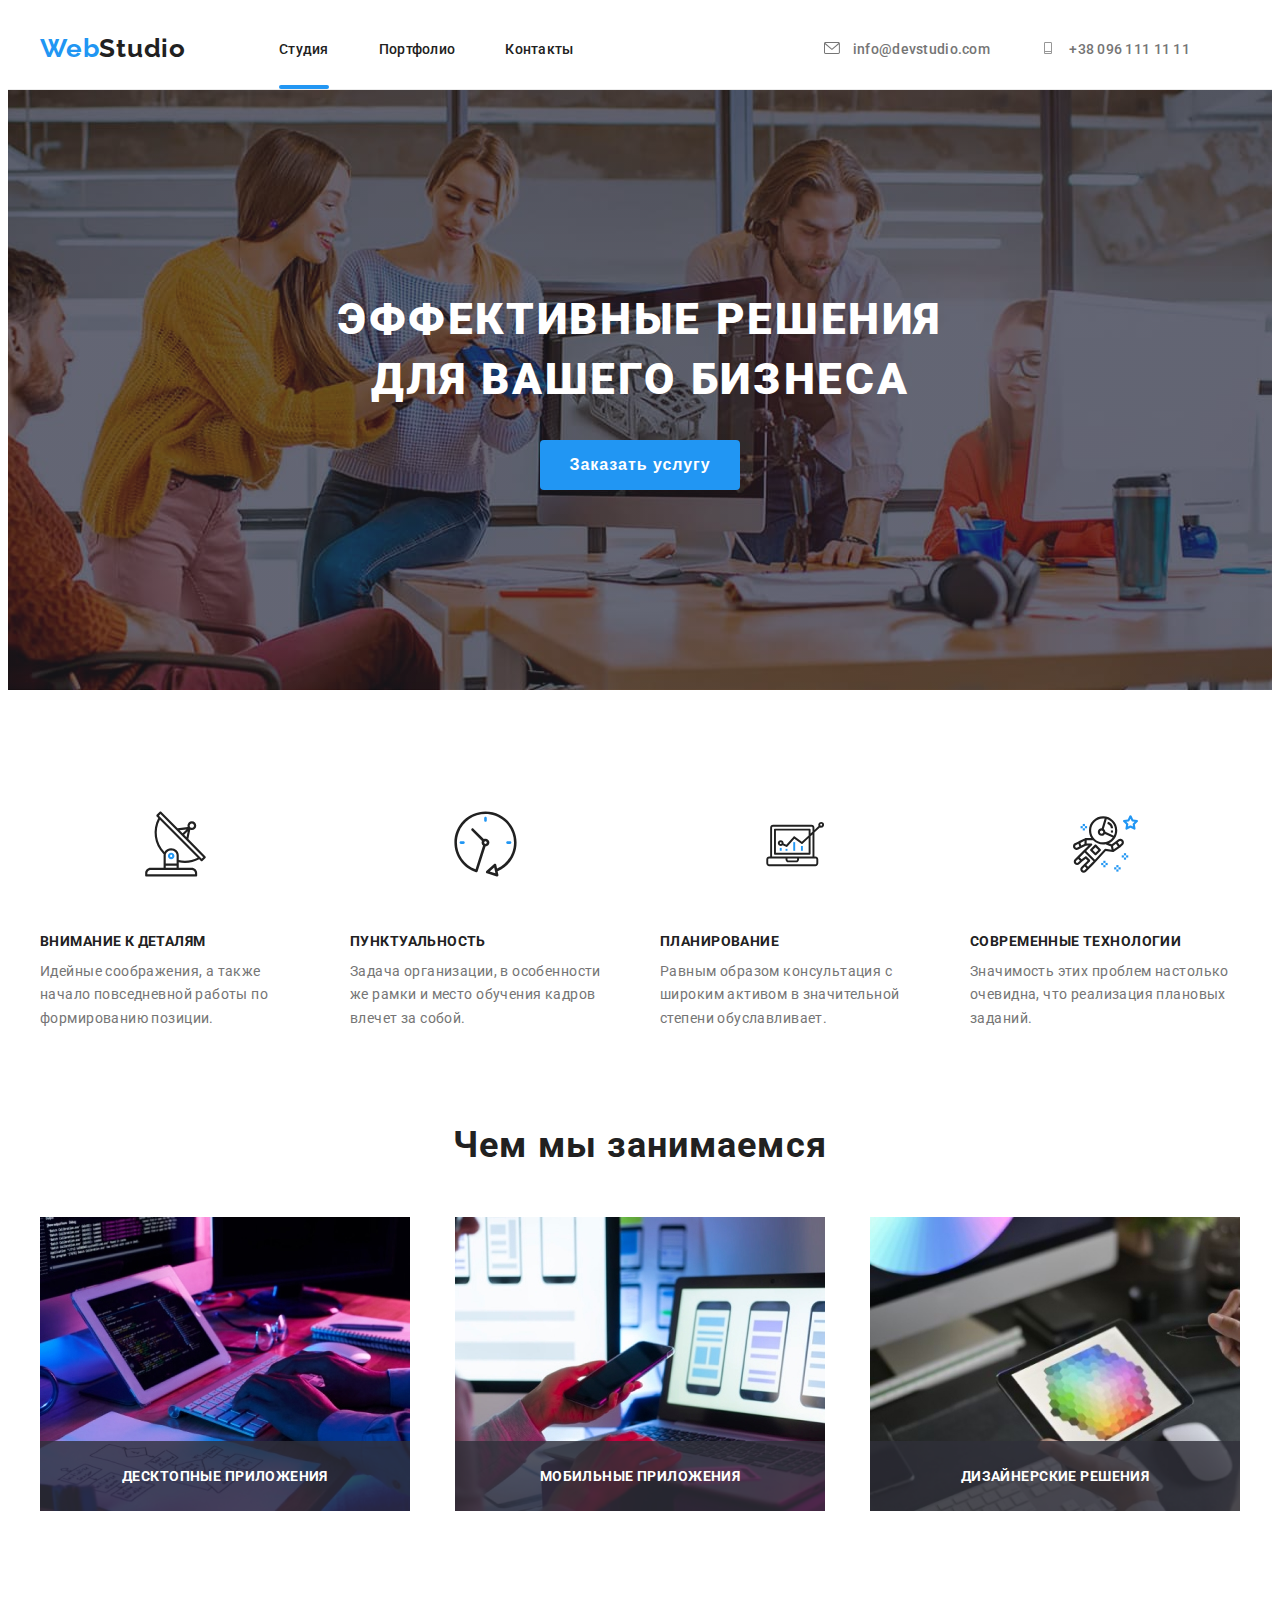
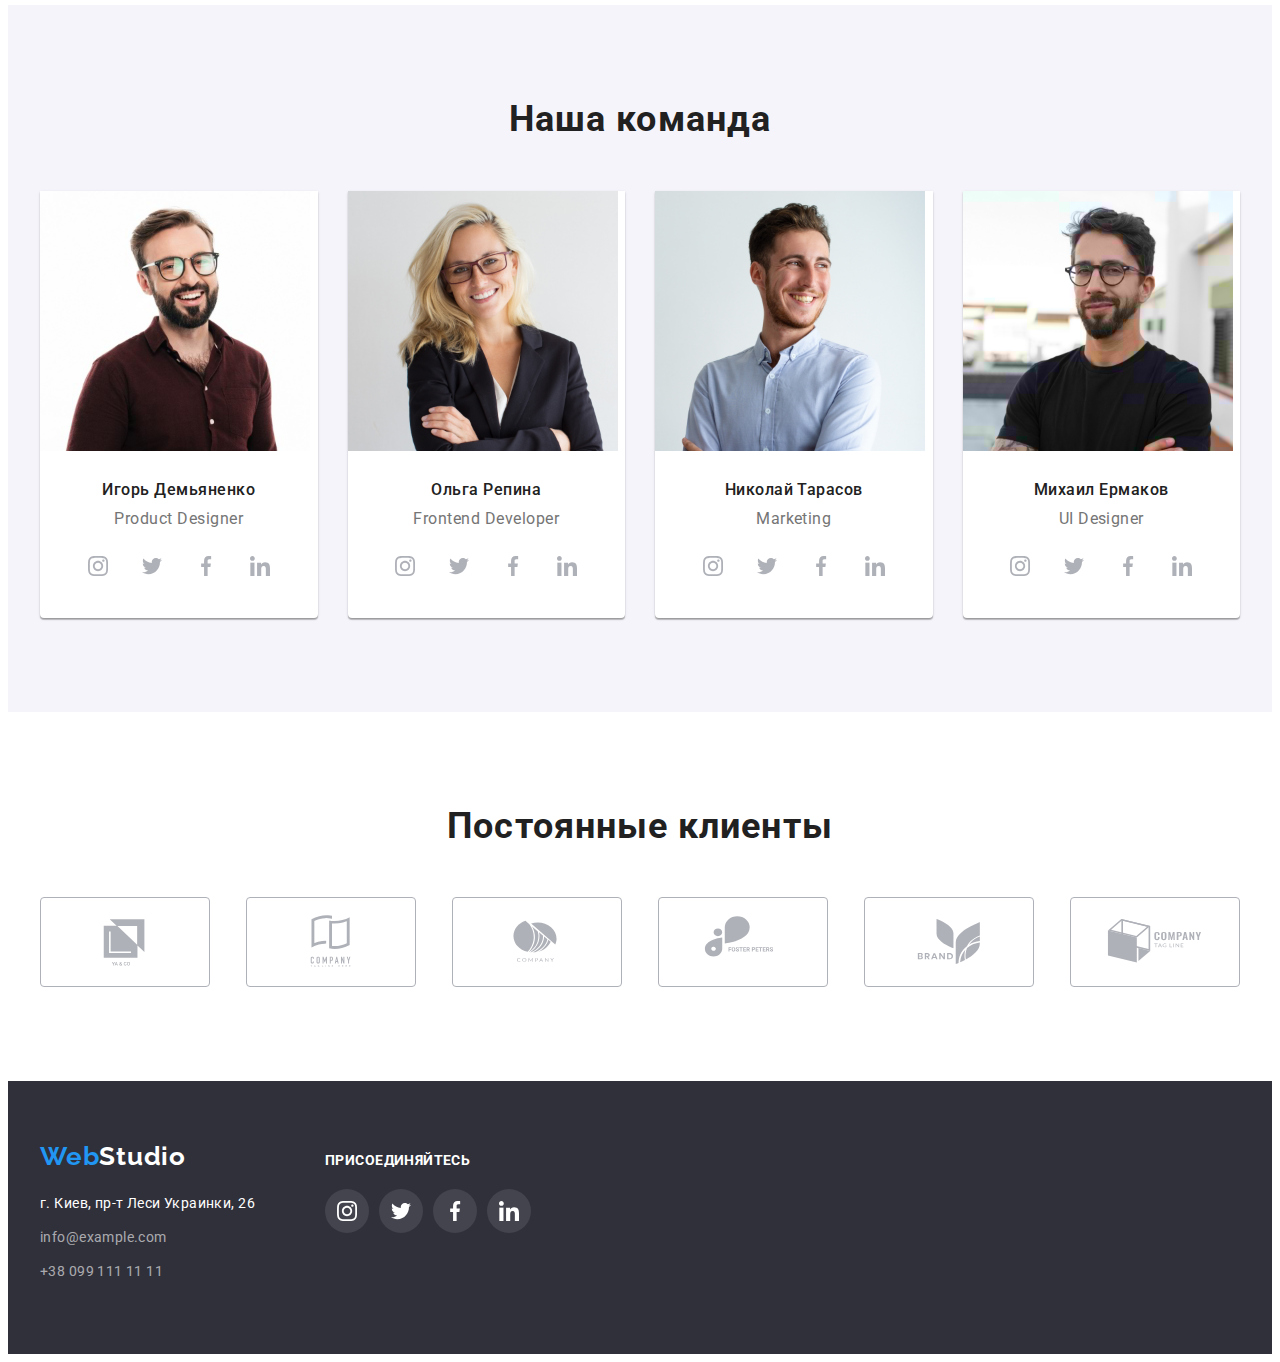
<file: index.html>
<!DOCTYPE html>
<html lang="ru">
  <head>
    <meta charset="UTF-8" />
    <meta http-equiv="X-UA-Compatible" content="IE=edge" />
    <meta name="viewport" content="width=device-width, initial-scale=1.0" />
    <title>WebStudio</title>
    <link rel="preconnect" href="https://fonts.googleapis.com" />
    <link rel="preconnect" href="https://fonts.gstatic.com" crossorigin />
    <link
      href="https://fonts.googleapis.com/css2?family=Raleway:wght@700&family=Roboto:wght@400;500;700;900&display=swap"
      rel="stylesheet"
    />
    <link
      rel="stylesheet"
      href="https://cdnjs.cloudflare.com/ajax/libs/modern-normalize/1.1.0/modern-normalize.min.css"
      integrity="sha512-wpPYUAdjBVSE4KJnH1VR1HeZfpl1ub8YT/NKx4PuQ5NmX2tKuGu6U/JRp5y+Y8XG2tV+wKQpNHVUX03MfMFn9Q=="
      crossorigin="anonymous"
      referrerpolicy="no-referrer"
    />
    <link
      rel="stylesheet"
      href="https://cdnjs.cloudflare.com/ajax/libs/animate.css/4.1.1/animate.min.css"
    />
    <link rel="stylesheet" href="./css/style.css" />
  </head>

  <body>
    <!-- Header content -->
    <header class="header">
      <!-- Main nav -->
      <div class="container header-container">
        <nav class="header-nav">
          <a class="link logo logo-black" href="./index.html"
            ><span class="logo-span">Web</span>Studio</a
          >

          <ul class="list header-list">
            <li class="header-item">
              <a class="link header-link current-link" href="./index.html">Студия</a>
            </li>
            <li class="header-item">
              <a class="link header-link" href="./portfolio.html">Портфолио</a>
            </li>
            <li class="header-item">
              <a class="link header-link" href="">Контакты</a>
            </li>
          </ul>
        </nav>

        <!-- Contacts -->
        <ul class="list header-contacts-list">
          <li class="header-item">
            <a class="link header-contacts-link" href="mailto:info@devstudio.com">
              <svg class="header-contacts-icon">
                <use href="./images/icons.svg#icon-mail"></use>
              </svg>
              info@devstudio.com</a
            >
          </li>
          <li class="header-item">
            <a class="link header-contacts-link" href="tel:+380961111111">
              <svg class="header-contacts-icon">
                <use href="./images/icons.svg#icon-mobile"></use>
              </svg>
              +38 096 111 11 11</a
            >
          </li>
        </ul>
      </div>
    </header>

    <!-- Main content -->
    <main>
      <!-- Title -->
      <section class="hero">
        <div class="container hero-container">
          <h1 class="hero-title">Эффективные решения для вашего бизнеса</h1>
          <button class="hero-button" data-modal-open>Заказать услугу</button>
        </div>
      </section>

      <!-- Features  -->
      <section class="features section">
        <div class="container">
          <ul class="list features-list">
            <li class="features-item">
              <div class="features-icon-container">
                <svg class="features-icon"><use href="./images/icons.svg#icon-antenna"></use></svg>
              </div>
              <h3 class="features-title">Внимание к деталям</h3>
              <p class="features-text">
                Идейные соображения, а также начало повседневной работы по формированию позиции.
              </p>
            </li>
            <li class="features-item">
              <div class="features-icon-container">
                <svg class="features-icon"><use href="./images/icons.svg#icon-clock"></use></svg>
              </div>
              <h3 class="features-title">Пунктуальность</h3>
              <p class="features-text">
                Задача организации, в особенности же рамки и место обучения кадров влечет за собой.
              </p>
            </li>
            <li class="features-item">
              <div class="features-icon-container">
                <svg class="features-icon"><use href="./images/icons.svg#icon-diagram"></use></svg>
              </div>
              <h3 class="features-title">Планирование</h3>
              <p class="features-text">
                Равным образом консультация с широким активом в значительной степени обуславливает.
              </p>
            </li>
            <li class="features-item">
              <div class="features-icon-container">
                <svg class="features-icon">
                  <use href="./images/icons.svg#icon-astronaut"></use>
                </svg>
              </div>
              <h3 class="features-title">Современные технологии</h3>
              <p class="features-text">
                Значимость этих проблем настолько очевидна, что реализация плановых заданий.
              </p>
            </li>
          </ul>
        </div>
      </section>

      <!-- Field of activity -->
      <section class="activity section">
        <div class="container activity-container">
          <h2 class="sub-title">Чем мы занимаемся</h2>
          <ul class="list activity-list">
            <li class="activity-item">
              <img src="./images/main-page/box1.jpg" alt="Планшет с клавиатурой" width="370" />
              <div class="activity-container-text">
                <p class="activity-text">Десктопные приложения</p>
              </div>
            </li>
            <li class="activity-item">
              <img src="./images/main-page/box2.jpg" alt="Смартфон с ноутбуком" width="370" />
              <div class="activity-container-text">
                <p class="activity-text">Мобильные приложения</p>
              </div>
            </li>
            <li class="activity-item">
              <img src="./images/main-page/box3.jpg" alt="Планшет" width="370" />
              <div class="activity-container-text">
                <p class="activity-text">Дизайнерские решения</p>
              </div>
            </li>
          </ul>
        </div>
      </section>

      <!-- Our team-->
      <section class="team section">
        <div class="container">
          <h2 class="sub-title">Наша команда</h2>
          <ul class="list team-list">
            <li class="team-item">
              <img
                src="./images/main-page/person1.jpg"
                alt="Парень в красной рубашке"
                width="270"
              />
              <div class="team-title-container">
                <h3 class="team-title">Игорь Демьяненко</h3>
                <p class="team-text">Product Designer</p>
                <ul class="list team-social">
                  <li class="team-social-item">
                    <a href="https://www.instagram.com" class="team-social-link"
                      ><svg class="team-social-icon">
                        <use href="./images/icons.svg#icon-instagram"></use>
                      </svg>
                    </a>
                  </li>
                  <li class="team-social-item">
                    <a href="https://twitter.com" class="team-social-link"
                      ><svg class="team-social-icon">
                        <use href="./images/icons.svg#icon-twitter"></use>
                      </svg>
                    </a>
                  </li>
                  <li class="team-social-item">
                    <a href="https://www.facebook.com/" class="team-social-link"
                      ><svg class="team-social-icon">
                        <use href="./images/icons.svg#icon-facebook"></use>
                      </svg>
                    </a>
                  </li>
                  <li class="team-social-item">
                    <a href="https://www.linkedin.com/" class="team-social-link"
                      ><svg class="team-social-icon">
                        <use href="./images/icons.svg#icon-linkedin"></use>
                      </svg>
                    </a>
                  </li>
                </ul>
              </div>
            </li>
            <li class="team-item">
              <img
                src="./images/main-page/person2.jpg"
                alt="Девушка в черном пиджаке"
                width="270"
              />
              <div class="team-title-container">
                <h3 class="team-title">Ольга Репина</h3>
                <p class="team-text">Frontend Developer</p>
                <ul class="list team-social">
                  <li class="team-social-item">
                    <a href="https://www.instagram.com" class="team-social-link"
                      ><svg class="team-social-icon">
                        <use href="./images/icons.svg#icon-instagram"></use>
                      </svg>
                    </a>
                  </li>
                  <li class="team-social-item">
                    <a href="https://twitter.com" class="team-social-link"
                      ><svg class="team-social-icon">
                        <use href="./images/icons.svg#icon-twitter"></use>
                      </svg>
                    </a>
                  </li>
                  <li class="team-social-item">
                    <a href="https://www.facebook.com/" class="team-social-link"
                      ><svg class="team-social-icon">
                        <use href="./images/icons.svg#icon-facebook"></use>
                      </svg>
                    </a>
                  </li>
                  <li class="team-social-item">
                    <a href="https://www.linkedin.com/" class="team-social-link"
                      ><svg class="team-social-icon">
                        <use href="./images/icons.svg#icon-linkedin"></use>
                      </svg>
                    </a>
                  </li>
                </ul>
              </div>
            </li>
            <li class="team-item">
              <img
                src="./images/main-page/person3.jpg"
                alt="Парень в светлой рубашке"
                width="270"
              />
              <div class="team-title-container">
                <h3 class="team-title">Николай Тарасов</h3>
                <p class="team-text">Marketing</p>
                <ul class="list team-social">
                  <li class="team-social-item">
                    <a href="https://www.instagram.com" class="team-social-link"
                      ><svg class="team-social-icon">
                        <use href="./images/icons.svg#icon-instagram"></use>
                      </svg>
                    </a>
                  </li>
                  <li class="team-social-item">
                    <a href="https://twitter.com" class="team-social-link"
                      ><svg class="team-social-icon">
                        <use href="./images/icons.svg#icon-twitter"></use>
                      </svg>
                    </a>
                  </li>
                  <li class="team-social-item">
                    <a href="https://www.facebook.com/" class="team-social-link"
                      ><svg class="team-social-icon">
                        <use href="./images/icons.svg#icon-facebook"></use>
                      </svg>
                    </a>
                  </li>
                  <li class="team-social-item">
                    <a href="https://www.linkedin.com/" class="team-social-link"
                      ><svg class="team-social-icon">
                        <use href="./images/icons.svg#icon-linkedin"></use>
                      </svg>
                    </a>
                  </li>
                </ul>
              </div>
            </li>
            <li class="team-item">
              <img
                src="./images/main-page/person4.jpg"
                alt="Парень в черной футболке"
                width="270"
              />
              <div class="team-title-container">
                <h3 class="team-title">Михаил Ермаков</h3>
                <p class="team-text">UI Designer</p>
                <ul class="list team-social">
                  <li class="team-social-item">
                    <a href="https://www.instagram.com" class="team-social-link"
                      ><svg class="team-social-icon">
                        <use href="./images/icons.svg#icon-instagram"></use>
                      </svg>
                    </a>
                  </li>
                  <li class="team-social-item">
                    <a href="https://twitter.com" class="team-social-link"
                      ><svg class="team-social-icon">
                        <use href="./images/icons.svg#icon-twitter"></use>
                      </svg>
                    </a>
                  </li>
                  <li class="team-social-item">
                    <a href="https://www.facebook.com/" class="team-social-link"
                      ><svg class="team-social-icon">
                        <use href="./images/icons.svg#icon-facebook"></use>
                      </svg>
                    </a>
                  </li>
                  <li class="team-social-item">
                    <a href="https://www.linkedin.com/" class="team-social-link"
                      ><svg class="team-social-icon">
                        <use href="./images/icons.svg#icon-linkedin"></use>
                      </svg>
                    </a>
                  </li>
                </ul>
              </div>
            </li>
          </ul>
        </div>
      </section>

      <!-- Clients -->
      <section class="clients section">
        <div class="container">
          <h2 class="sub-title">Постоянные клиенты</h2>
          <ul class="list client-list">
            <li class="client-item">
              <a href="" class="client-link"
                ><svg class="client-icon">
                  <use href="./images/icons.svg#icon-client-1"></use>
                </svg>
              </a>
            </li>
            <li class="client-item">
              <a href="" class="client-link"
                ><svg class="client-icon">
                  <use href="./images/icons.svg#icon-client-2"></use>
                </svg>
              </a>
            </li>
            <li class="client-item">
              <a href="" class="client-link"
                ><svg class="client-icon">
                  <use href="./images/icons.svg#icon-client-3"></use>
                </svg>
              </a>
            </li>
            <li class="client-item">
              <a href="" class="client-link"
                ><svg class="client-icon">
                  <use href="./images/icons.svg#icon-client-4"></use>
                </svg>
              </a>
            </li>
            <li class="client-item">
              <a href="" class="client-link"
                ><svg class="client-icon">
                  <use href="./images/icons.svg#icon-client-5"></use>
                </svg>
              </a>
            </li>
            <li class="client-item">
              <a href="" class="client-link"
                ><svg class="client-icon">
                  <use href="./images/icons.svg#icon-client-6"></use>
                </svg>
              </a>
            </li>
          </ul>
        </div>
      </section>
    </main>

    <!-- Footer content -->
    <footer class="footer footer-container">
      <div class="container footer-flex">
        <div class="address-container">
          <a class="link logo logo-white" href="./index.html"
            ><span class="logo-span">Web</span>Studio</a
          >
          <address class="footer-address">
            <ul class="list address-list">
              <li class="address-item">
                <a
                  class="link address-link"
                  href="https://goo.gl/maps/nczX3HqXWw6fcAAx9"
                  target="_blank"
                  >г. Киев, пр-т Леси Украинки, 26</a
                >
              </li>
              <li class="address-item">
                <a class="link address-link mailtel-link" href="mailto:info@example.com"
                  >info@example.com</a
                >
              </li>
              <li class="address-item">
                <a class="link address-link mailtel-link" href="tel:+380991111111"
                  >+38 099 111 11 11</a
                >
              </li>
            </ul>
          </address>
        </div>
        <div class="footer-social-container">
          <p class="footer-social-text">присоединяйтесь</p>
          <ul class="list footer-social-list">
            <li class="footer-social-item">
              <a href="https://www.instagram.com" class="footer-social-link"
                ><svg class="footer-social-icon">
                  <use href="./images/icons.svg#icon-instagram"></use>
                </svg>
              </a>
            </li>
            <li class="footer-social-item">
              <a href="https://twitter.com" class="footer-social-link"
                ><svg class="footer-social-icon">
                  <use href="./images/icons.svg#icon-twitter"></use>
                </svg>
              </a>
            </li>
            <li class="footer-social-item">
              <a href="https://www.facebook.com/" class="footer-social-link"
                ><svg class="footer-social-icon">
                  <use href="./images/icons.svg#icon-facebook"></use>
                </svg>
              </a>
            </li>
            <li class="footer-social-item">
              <a href="https://www.linkedin.com/" class="footer-social-link"
                ><svg class="footer-social-icon">
                  <use href="./images/icons.svg#icon-linkedin"></use>
                </svg>
              </a>
            </li>
          </ul>
        </div>
      </div>
    </footer>

    <div class="backdrop is-hidden" data-modal>
      <div class="modal">
        <button type="button" class="button-modal" data-modal-close>
          <svg class="icon-close">
            <use href="./images/icons.svg#icon-close"></use>
          </svg>
        </button>
      </div>
    </div>

    <script src="./js/modal.js"></script>
  </body>
</html>
</file>
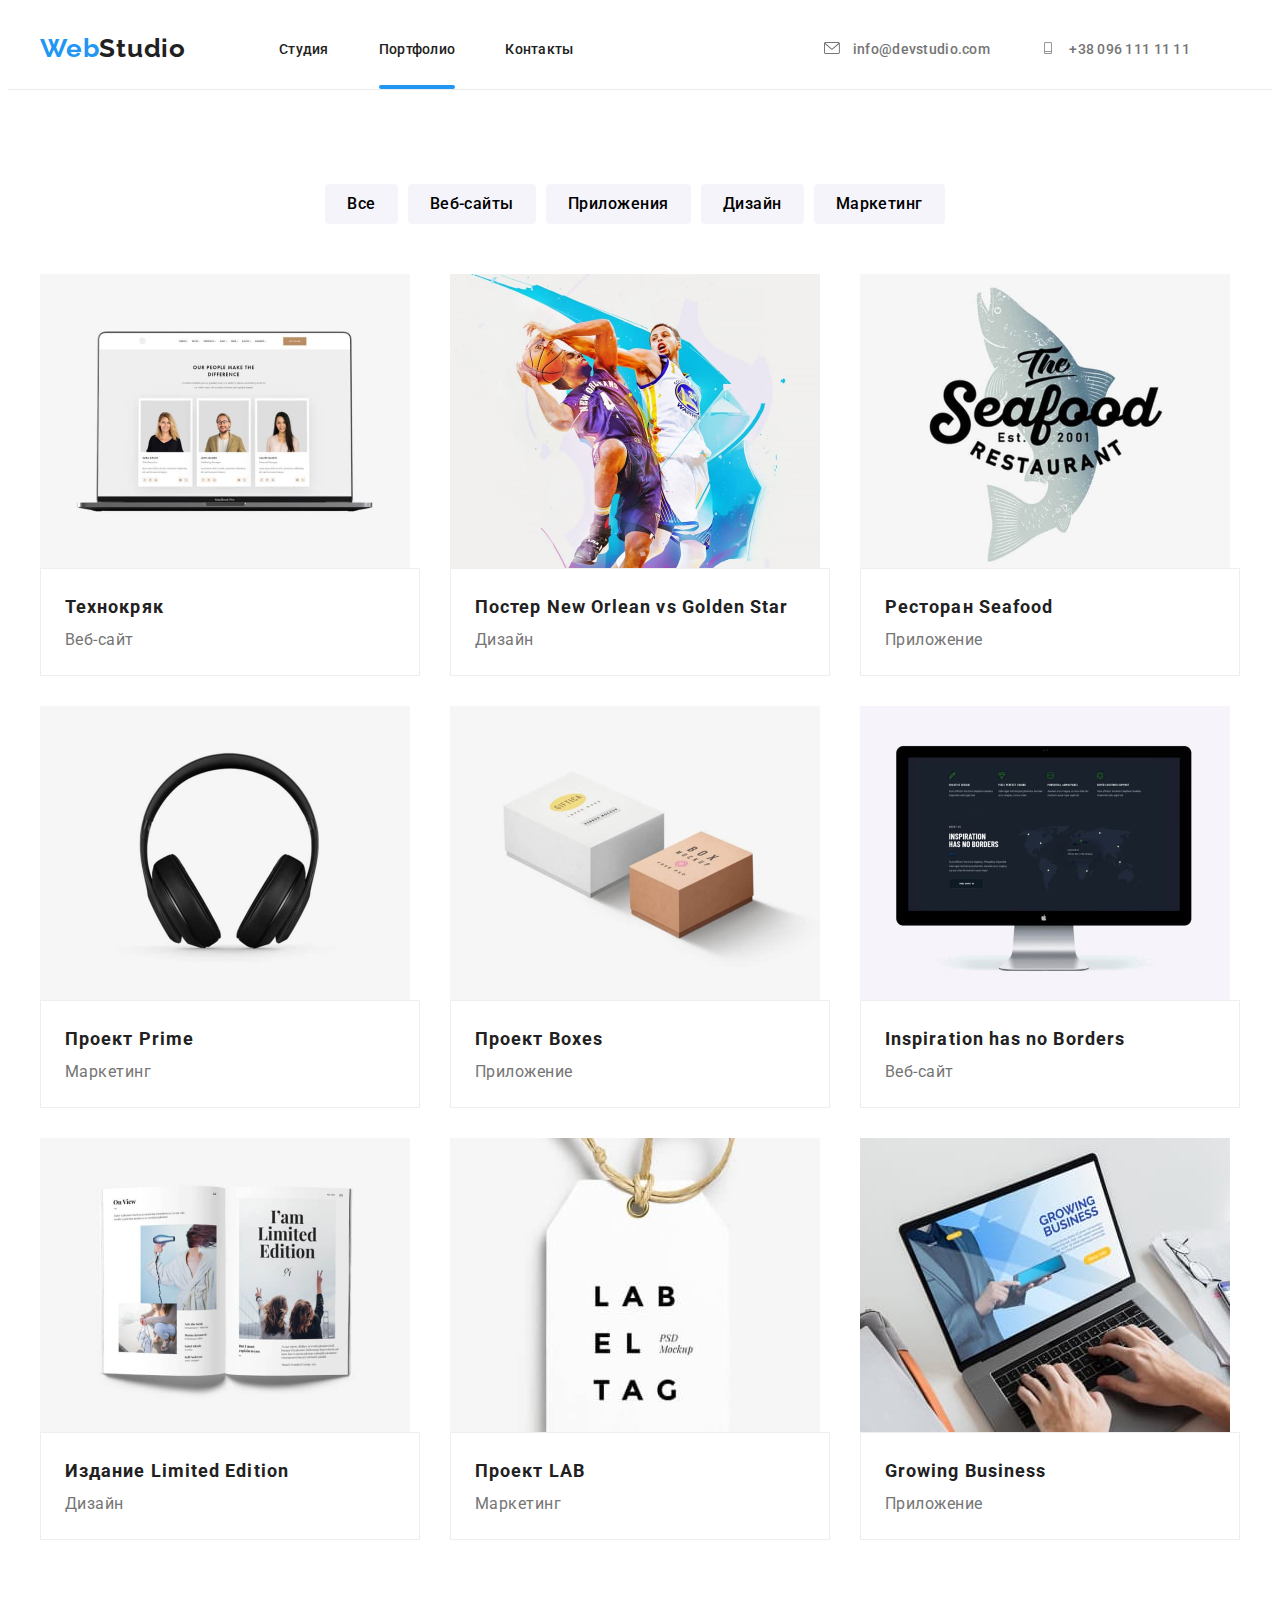
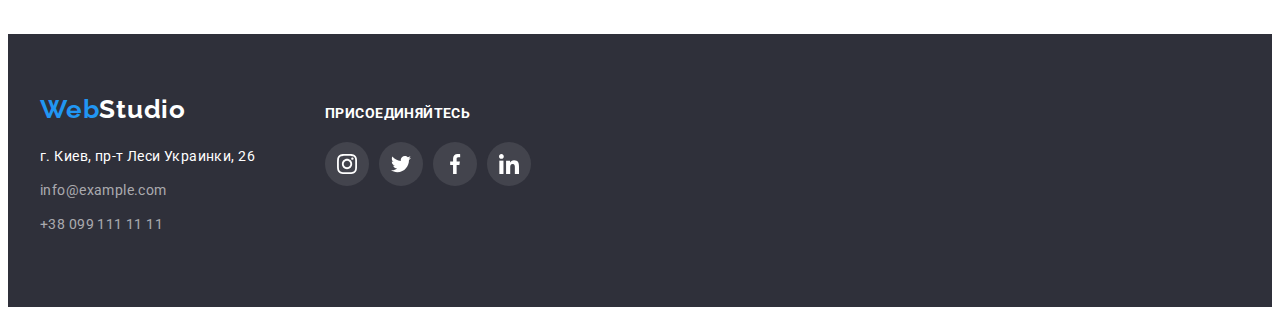
<file: portfolio.html>
<!DOCTYPE html>
<html lang="ru">
  <head>
    <meta charset="UTF-8" />
    <meta http-equiv="X-UA-Compatible" content="IE=edge" />
    <meta name="viewport" content="width=device-width, initial-scale=1.0" />
    <title>WebStudio</title>
    <link rel="preconnect" href="https://fonts.googleapis.com" />
    <link rel="preconnect" href="https://fonts.gstatic.com" crossorigin />
    <link
      href="https://fonts.googleapis.com/css2?family=Raleway:wght@700&family=Roboto:wght@400;500;700;900&display=swap"
      rel="stylesheet"
    />
    <link
      rel="stylesheet"
      href="https://cdnjs.cloudflare.com/ajax/libs/modern-normalize/1.1.0/modern-normalize.min.css"
      integrity="sha512-wpPYUAdjBVSE4KJnH1VR1HeZfpl1ub8YT/NKx4PuQ5NmX2tKuGu6U/JRp5y+Y8XG2tV+wKQpNHVUX03MfMFn9Q=="
      crossorigin="anonymous"
      referrerpolicy="no-referrer"
    />
    <link rel="stylesheet" href="./css/style.css" />
  </head>

  <body>
    <!-- Header content -->
    <header class="header">
      <!-- Main nav -->
      <div class="container header-container">
        <nav class="header-nav">
          <a class="link logo logo-black" href="./index.html"
            ><span class="logo-span">Web</span>Studio</a
          >

          <ul class="list header-list">
            <li class="header-item">
              <a class="link header-link" href="./index.html">Студия</a>
            </li>
            <li class="header-item">
              <a class="link header-link current-link" href="./portfolio.html">Портфолио</a>
            </li>
            <li class="header-item">
              <a class="link header-link" href="">Контакты</a>
            </li>
          </ul>
        </nav>

        <!-- Contacts -->
        <ul class="list header-contacts-list">
          <li class="header-item">
            <a class="link header-contacts-link" href="mailto:info@devstudio.com">
              <svg class="header-contacts-icon">
                <use href="./images/icons.svg#icon-mail"></use>
              </svg>
              info@devstudio.com</a
            >
          </li>
          <li class="header-item">
            <a class="link header-contacts-link" href="tel:+380961111111">
              <svg class="header-contacts-icon">
                <use href="./images/icons.svg#icon-mobile"></use>
              </svg>
              +38 096 111 11 11</a
            >
          </li>
        </ul>
      </div>
    </header>

    <!-- Main content -->
    <main>
      <section class="section">
        <!-- Filter content -->
        <div class="container">
          <ul class="list filter-list">
            <li class="filter-item">
              <button type="button" class="filter-button">Все</button>
            </li>
            <li class="filter-item">
              <button type="button" class="filter-button">Веб-сайты</button>
            </li>
            <li class="filter-item">
              <button type="button" class="filter-button">Приложения</button>
            </li>
            <li class="filter-item">
              <button type="button" class="filter-button">Дизайн</button>
            </li>
            <li class="filter-item">
              <button type="button" class="filter-button">Маркетинг</button>
            </li>
          </ul>

          <!-- Portfolio content -->
          <ul class="list portfolio-list">
            <li class="portfolio-item">
              <a href="" class="link port-content">
                <div class="portfolio-img-container">
                  <img src="./images/portfolio/laptop.jpg" alt="Ноутбук" width="370" />
                  <div class="portfolio-container">
                    <p class="portfolio-container-text">
                      Технокряк это современная площадка распространения коронавируса. Компании
                      используют эту платформу для цифрового шпионажа и атак на защищённые сервера
                      конкурентов.
                    </p>
                  </div>
                </div>
                <div class="all-text">
                  <h3 class="portfolio-title">Технокряк</h3>
                  <p class="portfolio-text">Веб-сайт</p>
                </div>
              </a>
            </li>
            <li class="portfolio-item">
              <a href="" class="link port-content">
                <div class="portfolio-img-container">
                  <img src="./images/portfolio/basketball.jpg" alt="Баскетбол" width="370" />
                  <div class="portfolio-container">
                    <p class="portfolio-container-text"></p>
                  </div>
                </div>
                <div class="all-text">
                  <h3 class="portfolio-title">Постер New Orlean vs Golden Star</h3>
                  <p class="portfolio-text">Дизайн</p>
                </div>
              </a>
            </li>
            <li class="portfolio-item">
              <a href="" class="link port-content">
                <div class="portfolio-img-container">
                  <img src="./images/portfolio/fish.jpg" alt="Логотип (рыба)" width="370" />
                  <div class="portfolio-container">
                    <p class="portfolio-container-text"></p>
                  </div>
                </div>
                <div class="all-text">
                  <h3 class="portfolio-title">Ресторан Seafood</h3>
                  <p class="portfolio-text">Приложение</p>
                </div>
              </a>
            </li>
            <li class="portfolio-item">
              <a href="" class="link port-content">
                <div class="portfolio-img-container">
                  <img src="./images/portfolio/headset.jpg" alt="Наушники" width="370" />
                  <div class="portfolio-container">
                    <p class="portfolio-container-text"></p>
                  </div>
                </div>
                <div class="all-text">
                  <h3 class="portfolio-title">Проект Prime</h3>
                  <p class="portfolio-text">Маркетинг</p>
                </div>
              </a>
            </li>

            <li class="portfolio-item">
              <a href="" class="link port-content">
                <div class="portfolio-img-container">
                  <img src="./images/portfolio/boxes.jpg" alt="Коробки" width="370" />
                  <div class="portfolio-container">
                    <p class="portfolio-container-text"></p>
                  </div>
                </div>
                <div class="all-text">
                  <h3 class="portfolio-title">Проект Boxes</h3>
                  <p class="portfolio-text">Приложение</p>
                </div>
              </a>
            </li>
            <li class="portfolio-item">
              <a href="" class="link port-content">
                <div class="portfolio-img-container">
                  <img src="./images/portfolio/monitor.jpg" alt="Монитор" width="370" />
                  <div class="portfolio-container">
                    <p class="portfolio-container-text"></p>
                  </div>
                </div>
                <div class="all-text">
                  <h3 class="portfolio-title">Inspiration has no Borders</h3>
                  <p class="portfolio-text">Веб-сайт</p>
                </div>
              </a>
            </li>
            <li class="portfolio-item">
              <a href="" class="link port-content">
                <div class="portfolio-img-container">
                  <img src="./images/portfolio/magazine.jpg" alt="Журнал" width="370" />
                  <div class="portfolio-container">
                    <p class="portfolio-container-text"></p>
                  </div>
                </div>
                <div class="all-text">
                  <h3 class="portfolio-title">Издание Limited Edition</h3>
                  <p class="portfolio-text">Дизайн</p>
                </div>
              </a>
            </li>
            <li class="portfolio-item">
              <a href="" class="link port-content">
                <div class="portfolio-img-container">
                  <img src="./images/portfolio/tag.jpg" alt="Бирка" width="370" />
                  <div class="portfolio-container">
                    <p class="portfolio-container-text"></p>
                  </div>
                </div>
                <div class="all-text">
                  <h3 class="portfolio-title">Проект LAB</h3>
                  <p class="portfolio-text">Маркетинг</p>
                </div>
              </a>
            </li>
            <li class="portfolio-item">
              <a href="" class="link port-content">
                <div class="portfolio-img-container">
                  <img src="./images/portfolio/miniLaptop.jpg" alt="Нетбук" width="370" />
                  <div class="portfolio-container">
                    <p class="portfolio-container-text"></p>
                  </div>
                </div>
                <div class="all-text">
                  <h3 class="portfolio-title">Growing Business</h3>
                  <p class="portfolio-text">Приложение</p>
                </div>
              </a>
            </li>
          </ul>
        </div>
      </section>
    </main>

    <!-- Footer content -->
    <footer class="footer footer-container">
      <div class="container footer-flex">
        <div class="address-container">
          <a class="link logo logo-white" href="./index.html"
            ><span class="logo-span">Web</span>Studio</a
          >
          <address class="footer-address">
            <ul class="list address-list">
              <li class="address-item">
                <a
                  class="link address-link"
                  href="https://goo.gl/maps/nczX3HqXWw6fcAAx9"
                  target="_blank"
                  >г. Киев, пр-т Леси Украинки, 26</a
                >
              </li>
              <li class="address-item">
                <a class="link address-link mailtel-link" href="mailto:info@example.com"
                  >info@example.com</a
                >
              </li>
              <li class="address-item">
                <a class="link address-link mailtel-link" href="tel:+380991111111"
                  >+38 099 111 11 11</a
                >
              </li>
            </ul>
          </address>
        </div>
        <div class="footer-social-container">
          <p class="footer-social-text">присоединяйтесь</p>
          <ul class="list footer-social-list">
            <li class="footer-social-item">
              <a href="https://www.instagram.com" class="footer-social-link"
                ><svg class="footer-social-icon">
                  <use href="./images/icons.svg#icon-instagram"></use>
                </svg>
              </a>
            </li>
            <li class="footer-social-item">
              <a href="https://twitter.com" class="footer-social-link"
                ><svg class="footer-social-icon">
                  <use href="./images/icons.svg#icon-twitter"></use>
                </svg>
              </a>
            </li>
            <li class="footer-social-item">
              <a href="https://www.facebook.com/" class="footer-social-link"
                ><svg class="footer-social-icon">
                  <use href="./images/icons.svg#icon-facebook"></use>
                </svg>
              </a>
            </li>
            <li class="footer-social-item">
              <a href="https://www.linkedin.com/" class="footer-social-link"
                ><svg class="footer-social-icon">
                  <use href="./images/icons.svg#icon-linkedin"></use>
                </svg>
              </a>
            </li>
          </ul>
        </div>
      </div>
    </footer>
  </body>
</html>
</file>
<file: css/style.css>
/*-------------Common variables-------------*/
:root {
  --background-color: #2f303a;
  --logo-header-color: #000000;
  --main-title-color: #ffffff;
  --accent-text-color: #2196f3;
  --first-text-color: #212121;
  --second-text-color: #757575;
  --addres-text-color: rgba(255, 255, 255, 0.6);
  --footer-logo-color: #ffffff;
  --button-main-color: #f5f4fa;
  --icon-main-color: #afb1b8;
}

/*-------------Reset styles-------------*/
p,
h1,
h2,
h3,
h4,
h5,
h6 {
  margin: 0;
}

ul {
  margin: 0;
  padding: 0;
}

img {
  display: block;
  max-width: 100%;
}

button {
  cursor: pointer;
}

.container {
  width: 1200px;
  padding-left: 15px;
  padding-right: 15px;
  margin: 0 auto;
}

/*-------------General style-------------*/
body {
  font-family: Roboto, sans-serif;
  color: var(--first-text-color);
}

.list {
  list-style: none;
}

.link {
  text-decoration: none;
}

.section {
  padding-top: 94px;
  padding-bottom: 94px;
}

/*-------------Header content-------------*/
.header {
  padding: 25px 0 25px 0;
  border-bottom: 1px solid #ececec;
}

.header-container {
  display: flex;
  align-items: center;
}

.header-nav {
  display: flex;
  align-items: center;
}

.logo {
  font-family: Raleway;
  font-weight: 700;
  font-size: 26px;
  line-height: 1.19;
  letter-spacing: 0.03em;
}

.logo .logo-span {
  color: var(--accent-text-color);
}
.logo-black {
  color: var(--first-text-color);
  margin-right: 93px;
}

.logo-white {
  color: var(--main-title-color);
}

.header-list {
  display: flex;
}

.header-item:not(last-child) {
  margin-right: 50px;
}

.header-link {
  font-weight: 500;
  font-size: 14px;
  line-height: 1.14;
  letter-spacing: 0.02em;
  color: var(--first-text-color);
  transition: color 250ms cubic-bezier(0.4, 0, 0.2, 1);
  position: relative;
}

.header-link:hover,
.header-link:focus {
  color: var(--accent-text-color);
}

.header-link.current-link::after {
  position: absolute;
  content: '';
  width: 100%;
  height: 4px;
  background-color: var(--accent-text-color);
  left: 0;
  bottom: -32px;
  border-radius: 2px;
}

.header-contacts-list {
  display: flex;
  margin-left: auto;
}

.header-contacts-link {
  font-weight: 500;
  font-size: 14px;
  line-height: 1.14;
  letter-spacing: 0.02em;
  color: var(--second-text-color);
  transition: color 250ms cubic-bezier(0.4, 0, 0.2, 1);
}

.header-contacts-link:hover,
.header-contacts-link:focus {
  color: var(--accent-text-color);
}

.header-contacts-icon {
  width: 16px;
  height: 12px;
  fill: currentColor;
  margin-right: 10px;
}

/*----------------Main content----------------*/
/*-------------Title content-------------*/
.hero {
  background-color: var(--background-color);
  background-image: linear-gradient(rgba(47, 48, 58, 0.4), rgba(47, 48, 58, 0.4)),
    url('../images/main-page/bg-img.jpg');
  background-repeat: no-repeat;
  background-position: center;
  background-size: 1600px;
  padding: 200px 0 200px 0;
}

.hero-container {
  width: 700px;
}

.hero-title {
  font-weight: 900;
  font-size: 44px;
  line-height: 1.36;
  letter-spacing: 0.06em;
  text-transform: uppercase;
  margin-bottom: 30px;
  color: var(--main-title-color);
  text-align: center;
}

.hero-button {
  font-weight: 700;
  font-size: 16px;
  line-height: 1.875;
  letter-spacing: 0.06em;
  border: 0;
  color: var(--main-title-color);
  background: var(--accent-text-color);
  transition: box-shadow 250ms cubic-bezier(0.4, 0, 0.2, 1);
  border-radius: 4px;
  width: 200px;
  height: 50px;
  display: block;
  margin: 0 auto;
}

.hero-button:hover,
.hero-button:focus {
  box-shadow: 0px 4px 4px rgba(0, 0, 0, 0.15);
}

/*-------------Features content-------------*/
.features-list {
  display: flex;
  justify-content: space-between;
}

.features-item {
  width: 270px;
}

.features-icon-container {
  width: 270px;
  height: 120px;
  margin-bottom: 30px;
  background-color: var(--main-title-color);
  display: flex;
  justify-content: center;
  align-items: center;
}

.features-icon {
  width: 65px;
  height: 70px;
}

.features-title {
  font-weight: 700;
  font-size: 14px;
  line-height: 1.14;
  letter-spacing: 0.03em;
  text-transform: uppercase;
}

.features-text {
  font-size: 14px;
  line-height: 1.71;
  letter-spacing: 0.03em;
  color: var(--second-text-color);
  margin-top: 10px;
}

.sub-title {
  font-weight: 700;
  font-size: 36px;
  line-height: 1.16;
  letter-spacing: 0.03em;
  text-align: center;
  margin-bottom: 50px;
}

/*-------------Activity content-------------*/
.activity {
  padding-top: 0px;
}

.activity-list {
  display: flex;
  justify-content: space-between;
}

.activity-item {
  position: relative;
}

.activity-container-text {
  position: absolute;
  bottom: 0;

  display: flex;
  justify-content: center;
  align-items: center;
  width: 100%;
  height: 70px;
  background-color: rgba(47, 48, 58, 0.8);
}

.activity-text {
  font-weight: bold;
  font-size: 14px;
  line-height: 16px;
  text-align: center;
  letter-spacing: 0.03em;
  text-transform: uppercase;
  color: var(--main-title-color);
}

/*-------------Our team content-------------*/
.team {
  background: var(--button-main-color);
}

.team-list {
  display: flex;
  flex-wrap: wrap;
  margin-left: -30px;
}

.team-item {
  flex-basis: calc(100% / 4 - 30px);
  margin-left: 30px;
  background-color: #ffffff;
}

.team-title-container {
  padding-top: 30px;
  padding-bottom: 30px;
}

.team-title {
  font-weight: 500;
  font-size: 16px;
  line-height: 1.18;
  letter-spacing: 0.03em;
  text-align: center;
  margin-bottom: 10px;
}

.team-item {
  box-shadow: 0px 1px 3px rgba(0, 0, 0, 0.12), 0px 1px 1px rgba(0, 0, 0, 0.14),
    0px 2px 1px rgba(0, 0, 0, 0.2);
  border-radius: 0px 0px 4px 4px;
}

.team-text {
  font-size: 16px;
  line-height: 1.18;
  letter-spacing: 0.03em;
  text-align: center;
  color: var(--second-text-color);
  margin-bottom: 15px;
}

.team-social {
  display: flex;
  justify-content: center;
}

.team-social-item {
  width: 44px;
  height: 44px;
}

.team-social-item + .team-social-item {
  margin-left: 10px;
}

.team-social-link {
  width: 100%;
  height: 100%;
  border-radius: 50%;
  display: flex;
  justify-content: center;
  align-items: center;
  color: var(--icon-main-color);
  transition: color 250ms cubic-bezier(0.4, 0, 0.2, 1),
    background-color 250ms cubic-bezier(0.4, 0, 0.2, 1);
}

.team-social-icon {
  width: 20px;
  height: 20px;
  fill: currentColor;
}

.team-social-link:hover,
.team-social-link:focus {
  background-color: var(--accent-text-color);
  color: var(--main-title-color);
}

/*-------------Clients content-------------*/

.client-list {
  display: flex;
  justify-content: space-between;
}

.client-item {
  width: 170px;
  height: 90px;
  border: 1px solid var(--icon-main-color);
  box-sizing: border-box;
  border-radius: 4px;
  transition: border-color 250ms cubic-bezier(0.4, 0, 0.2, 1);
}

.client-link {
  width: 100%;
  height: 100%;
  display: flex;
  justify-content: center;
  align-items: center;
  color: var(--icon-main-color);
  transition: color 250ms cubic-bezier(0.4, 0, 0.2, 1);
}

.client-icon {
  width: 106px;
  height: 60px;
  fill: currentColor;
}

.client-item:hover,
.client-item:focus {
  border-color: var(--accent-text-color);
}

.client-link:focus,
.client-link:hover {
  color: var(--accent-text-color);
}
/*-------------Footer content-------------*/
.footer {
  background: var(--background-color);
}

.footer-container {
  padding-top: 60px;
  padding-bottom: 60px;
}

.footer-flex {
  display: flex;
}

.address-link {
  font-style: normal;
  font-size: 14px;
  line-height: 1.71;
  letter-spacing: 0.03em;
  color: var(--footer-logo-color);
}

.address-list {
  margin-top: 20px;
}

.address-item {
  margin-bottom: 10px;
}

.mailtel-link {
  color: var(--addres-text-color);
}

.footer-address {
  display: flex;
}

.footer-social-container {
  margin-left: 70px;
  padding-top: 12px;
}

.footer-social-list {
  display: flex;
}

.footer-social-item {
  width: 44px;
  height: 44px;
}

.footer-social-text {
  font-weight: 700;
  font-size: 14px;
  line-height: 1.14;
  letter-spacing: 0.03em;
  text-transform: uppercase;
  color: var(--main-title-color);
  margin-bottom: 20px;
}

.footer-social-link {
  background-color: #43444d;
  width: 100%;
  height: 100%;
  border-radius: 50%;
  display: flex;
  justify-content: center;
  align-items: center;
  transition: background-color 250ms cubic-bezier(0.4, 0, 0.2, 1);
}

.footer-social-link:hover,
.footer-social-link:focus {
  background-color: var(--accent-text-color);
}

.footer-social-icon {
  width: 20px;
  height: 20px;
  fill: var(--main-title-color);
}

.footer-social-item + .footer-social-item {
  margin-left: 10px;
}

/*-------------Portfolio-------------*/
/*-------------Filter content-------------*/
.filter-list {
  display: flex;
  justify-content: center;
  margin-bottom: 50px;
}

.filter-item {
  margin-right: 10px;
}

.filter-button {
  font-family: inherit;
  font-weight: 500;
  font-size: 16px;
  line-height: 1.62;
  letter-spacing: 0.03em;
  border: 0;
  border-radius: 4px;
  height: 40px;
  background: var(--button-main-color);
  padding: 6px 22px;
  transition: color 250ms cubic-bezier(0.4, 0, 0.2, 1),
    background-color 250ms cubic-bezier(0.4, 0, 0.2, 1),
    box-shadow 250ms cubic-bezier(0.4, 0, 0.2, 1),
    background-color 250ms cubic-bezier(0.4, 0, 0.2, 1);
}

.filter-button:hover,
.filter-button:focus {
  background: var(--accent-text-color);
  color: var(--main-title-color);
  box-shadow: 0px 3px 1px rgba(0, 0, 0, 0.1), 0px 1px 2px rgba(0, 0, 0, 0.08),
    0px 2px 2px rgba(0, 0, 0, 0.12);
}

.portfolio-list {
  display: flex;
  flex-wrap: wrap;
  margin-left: -30px;
  margin-bottom: -30px;
}

.portfolio-item {
  flex-basis: calc(100% / 3 - 30px);
  margin-left: 30px;
  margin-bottom: 30px;
  box-sizing: border-box;
}

.port-content {
  display: block;
  color: inherit;
  transition: box-shadow 250ms cubic-bezier(0.4, 0, 0.2, 1);
}

.port-content:hover,
.port-content:focus {
  box-shadow: 0px 1px 1px #0000001f, 0px 4px 4px rgba(0, 0, 0, 0.06),
    1px 4px 6px rgba(0, 0, 0, 0.16);
}

.port-content:hover .portfolio-container {
  transform: translateY(-100%);
}

.portfolio-img-container {
  position: relative;
  overflow: hidden;
}

.portfolio-container {
  position: absolute;

  width: 100%;
  height: 100%;

  background-color: rgba(33, 150, 243, 0.9);
  transition: transform 250ms cubic-bezier(0.4, 0, 0.2, 1);
}

.portfolio-container-text {
  font-weight: 400;
  font-size: 18px;
  line-height: 1.5;
  letter-spacing: 0.03em;
  color: var(--main-title-color);

  padding: 63px 23px;
}

.all-text {
  padding: 20px 24px;
  border: 1px solid #eeeeee;
}

.portfolio-title {
  font-weight: 700;
  font-size: 18px;
  line-height: 2;
  letter-spacing: 0.06em;
}

.portfolio-text {
  font-size: 16px;
  line-height: 1.875;
  letter-spacing: 0.03em;
  color: var(--second-text-color);
}

.backdrop {
  width: 100vw;
  height: 100vh;
  background-color: rgba(0, 0, 0, 0.2);
  position: fixed;
  top: 0;
  transition: opacity 250ms cubic-bezier(0.4, 0, 0.2, 1),
    visibility 250ms cubic-bezier(0.4, 0, 0.2, 1);
}

.modal {
  width: 528px;
  min-height: 581px;
  background-color: #ffffff;
  box-shadow: 0px 1px 3px rgba(0, 0, 0, 0.12), 0px 1px 1px rgba(0, 0, 0, 0.14),
    0px 2px 1px rgba(0, 0, 0, 0.2);
  border-radius: 4px;
  position: absolute;
  top: 50%;
  left: 50%;
  transform: scale(1) rotateX(180deg);
  transform: translate(-50%, -50%);
  transition: transform 1000ms cubic-bezier(0.4, 0, 0.2, 1);
}

.backdrop.is-hidden .modal {
  transform: scale(10) rotate(180deg);
  transition: transform 1000ms cubic-bezier(0.4, 0, 0.2, 1);
}

.button-modal {
  width: 30px;
  height: 30px;
  background-color: #ffffff;
  border: 1px solid rgba(0, 0, 0, 0.1);
  border-radius: 50%;
  position: absolute;
  right: 8px;
  top: 8px;
}

.icon-close {
  width: 18px;
  height: 18px;
  display: flex;
  justify-content: center;
  align-items: center;
  transition: fill 250ms cubic-bezier(0.4, 0, 0.2, 1);
}

.icon-close:hover {
  fill: var(--accent-text-color);
}

.is-hidden {
  visibility: hidden;
  opacity: 0;
  pointer-events: none;
}
</file>
